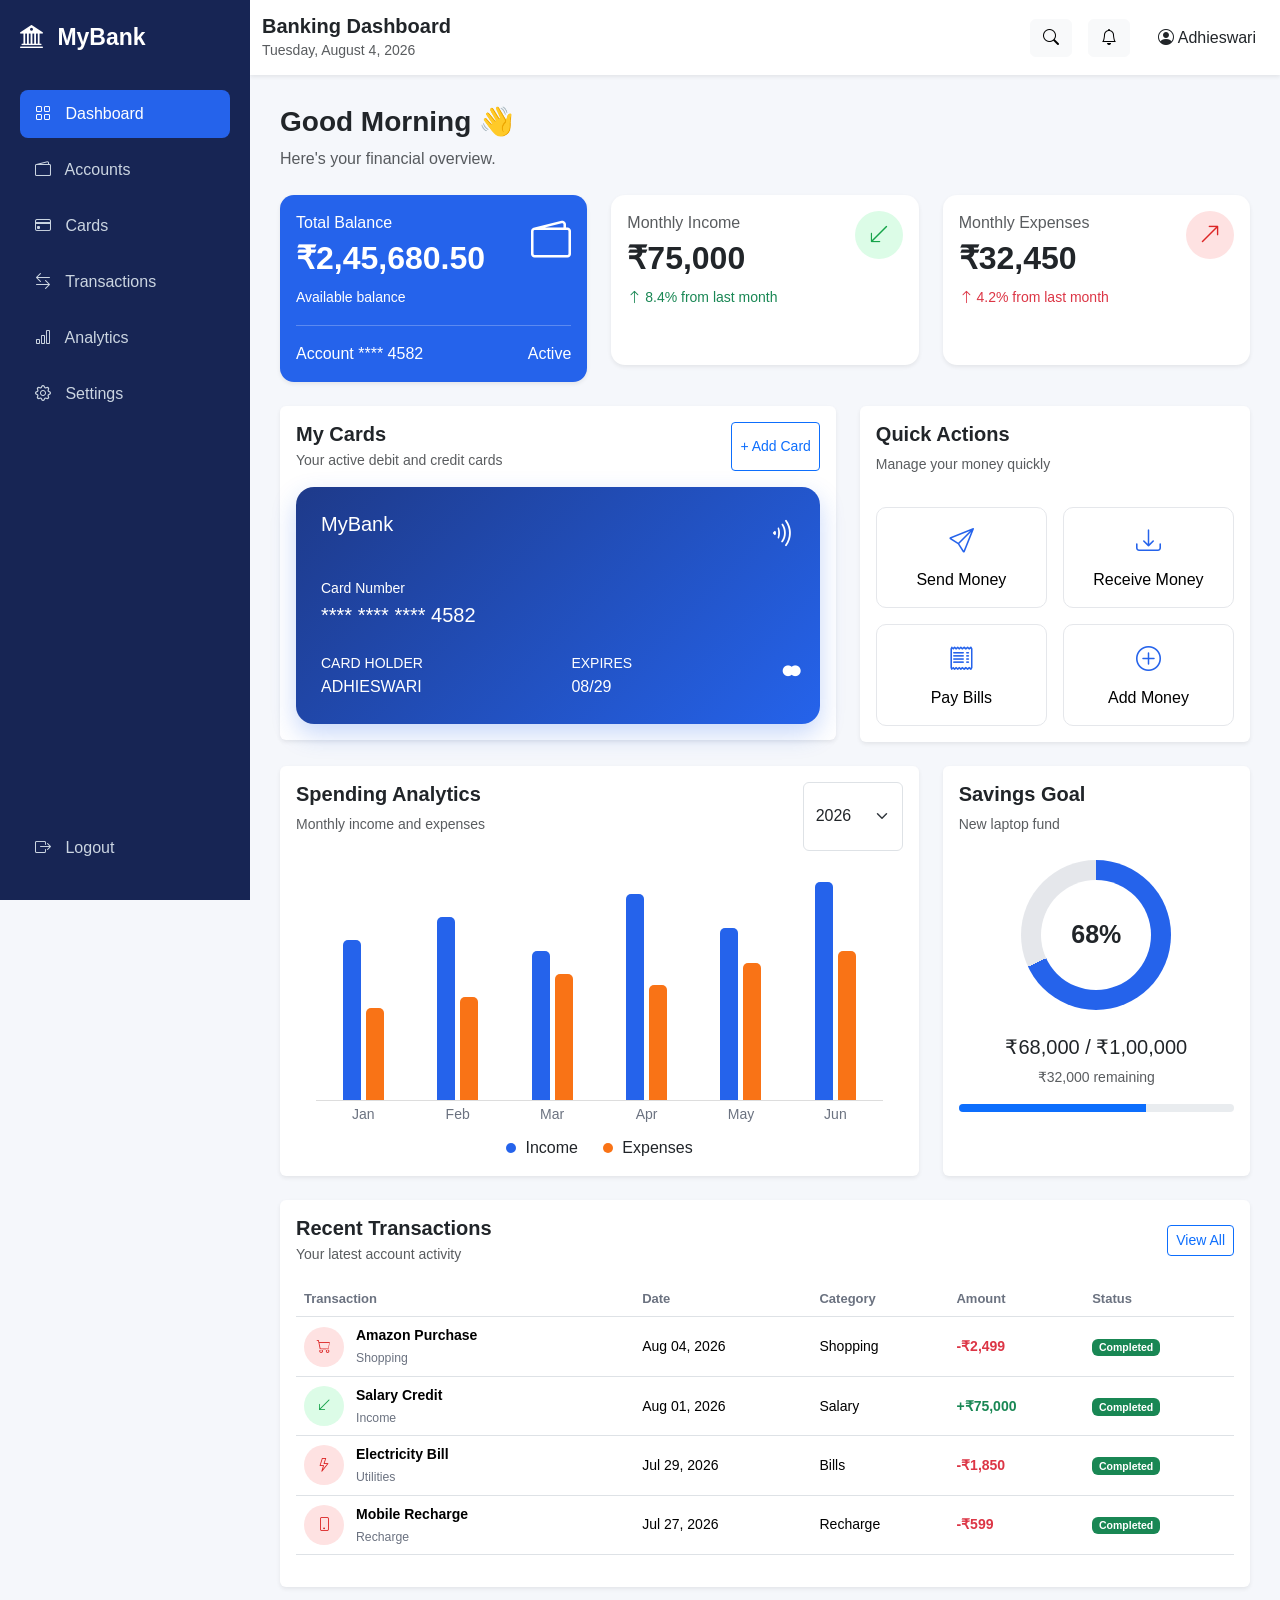
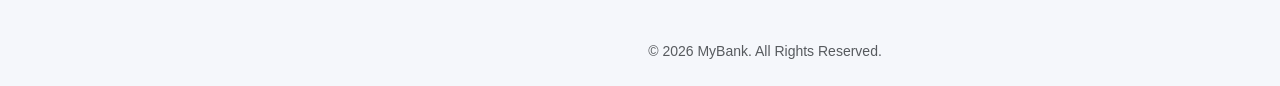
<file: index.html>
<!DOCTYPE html>
<html lang="en">

<head>
    <meta charset="UTF-8">
    <meta name="viewport" content="width=device-width, initial-scale=1.0">

    <title>Banking Dashboard</title>

    <!-- Bootstrap CSS -->
    <link href="https://cdn.jsdelivr.net/npm/bootstrap@5.3.3/dist/css/bootstrap.min.css"
          rel="stylesheet">

    <!-- Bootstrap Icons -->
    <link rel="stylesheet"
          href="https://cdn.jsdelivr.net/npm/bootstrap-icons@1.11.3/font/bootstrap-icons.min.css">

    <!-- Custom CSS -->
    <link rel="stylesheet" href="style14.css">
</head>

<body>

<!-- ================= SIDEBAR ================= -->

<div class="sidebar">

    <div class="logo">
        <i class="bi bi-bank2"></i>
        MyBank
    </div>

    <ul class="nav flex-column">

        <li class="nav-item">
            <a href="#" class="nav-link active">
                <i class="bi bi-grid"></i>
                Dashboard
            </a>
        </li>

        <li class="nav-item">
            <a href="#accounts" class="nav-link">
                <i class="bi bi-wallet2"></i>
                Accounts
            </a>
        </li>

        <li class="nav-item">
            <a href="#cards" class="nav-link">
                <i class="bi bi-credit-card"></i>
                Cards
            </a>
        </li>

        <li class="nav-item">
            <a href="#transactions" class="nav-link">
                <i class="bi bi-arrow-left-right"></i>
                Transactions
            </a>
        </li>

        <li class="nav-item">
            <a href="#analytics" class="nav-link">
                <i class="bi bi-bar-chart"></i>
                Analytics
            </a>
        </li>

        <li class="nav-item">
            <a href="#" class="nav-link">
                <i class="bi bi-gear"></i>
                Settings
            </a>
        </li>

    </ul>

    <div class="sidebar-bottom">

        <a href="#" class="nav-link">
            <i class="bi bi-box-arrow-right"></i>
            Logout
        </a>

    </div>

</div>


<!-- ================= MAIN CONTENT ================= -->

<div class="main-content">

    <!-- TOP NAVBAR -->

    <nav class="navbar bg-white shadow-sm top-navbar">

        <div class="container-fluid">

            <div>
                <h5 class="fw-bold mb-0">
                    Banking Dashboard
                </h5>

                <small class="text-muted">
                    Tuesday, August 4, 2026
                </small>
            </div>

            <div class="d-flex align-items-center gap-3">

                <button class="btn btn-light">
                    <i class="bi bi-search"></i>
                </button>

                <button class="btn btn-light">
                    <i class="bi bi-bell"></i>
                </button>

                <button class="btn profile-btn">
                    <i class="bi bi-person-circle"></i>
                    Adhieswari
                </button>

            </div>

        </div>

    </nav>


    <!-- ================= DASHBOARD ================= -->

    <div class="container-fluid dashboard-content">

        <div class="mb-4">

            <h3 class="fw-bold">
                Good Morning 👋
            </h3>

            <p class="text-muted">
                Here's your financial overview.
            </p>

        </div>


        <!-- ================= BALANCE WIDGETS ================= -->

        <section id="accounts">

            <div class="row g-4 mb-4">

                <!-- Total Balance -->

                <div class="col-xl-4 col-md-6">

                    <div class="card balance-card primary-card shadow-sm">

                        <div class="card-body">

                            <div class="d-flex justify-content-between">

                                <div>

                                    <p class="mb-1">
                                        Total Balance
                                    </p>

                                    <h2 class="fw-bold">
                                        ₹2,45,680.50
                                    </h2>

                                    <small>
                                        Available balance
                                    </small>

                                </div>

                                <i class="bi bi-wallet2 balance-icon"></i>

                            </div>

                            <hr>

                            <div class="d-flex justify-content-between">

                                <span>
                                    Account **** 4582
                                </span>

                                <span>
                                    Active
                                </span>

                            </div>

                        </div>

                    </div>

                </div>


                <!-- Income -->

                <div class="col-xl-4 col-md-6">

                    <div class="card balance-card shadow-sm">

                        <div class="card-body">

                            <div class="d-flex justify-content-between">

                                <div>

                                    <p class="text-muted mb-1">
                                        Monthly Income
                                    </p>

                                    <h2 class="fw-bold">
                                        ₹75,000
                                    </h2>

                                    <small class="text-success">
                                        <i class="bi bi-arrow-up"></i>
                                        8.4% from last month
                                    </small>

                                </div>

                                <div class="balance-symbol income">
                                    <i class="bi bi-arrow-down-left"></i>
                                </div>

                            </div>

                        </div>

                    </div>

                </div>


                <!-- Expenses -->

                <div class="col-xl-4 col-md-6">

                    <div class="card balance-card shadow-sm">

                        <div class="card-body">

                            <div class="d-flex justify-content-between">

                                <div>

                                    <p class="text-muted mb-1">
                                        Monthly Expenses
                                    </p>

                                    <h2 class="fw-bold">
                                        ₹32,450
                                    </h2>

                                    <small class="text-danger">
                                        <i class="bi bi-arrow-up"></i>
                                        4.2% from last month
                                    </small>

                                </div>

                                <div class="balance-symbol expense">
                                    <i class="bi bi-arrow-up-right"></i>
                                </div>

                            </div>

                        </div>

                    </div>

                </div>

            </div>

        </section>


        <!-- ================= BANK CARDS + QUICK ACTIONS ================= -->

        <div class="row g-4 mb-4">

            <!-- Bank Card -->

            <div class="col-lg-7" id="cards">

                <div class="card shadow-sm border-0">

                    <div class="card-body">

                        <div class="d-flex justify-content-between mb-3">

                            <div>

                                <h5 class="fw-bold mb-1">
                                    My Cards
                                </h5>

                                <p class="text-muted small mb-0">
                                    Your active debit and credit cards
                                </p>

                            </div>

                            <button class="btn btn-outline-primary btn-sm">
                                + Add Card
                            </button>

                        </div>


                        <div class="bank-card">

                            <div class="d-flex justify-content-between">

                                <h5>
                                    MyBank
                                </h5>

                                <i class="bi bi-wifi"></i>

                            </div>

                            <p class="small mt-4 mb-1">
                                Card Number
                            </p>

                            <h5>
                                **** **** **** 4582
                            </h5>

                            <div class="d-flex justify-content-between mt-4">

                                <div>

                                    <small>
                                        CARD HOLDER
                                    </small>

                                    <p class="mb-0">
                                        ADHIESWARI
                                    </p>

                                </div>

                                <div>

                                    <small>
                                        EXPIRES
                                    </small>

                                    <p class="mb-0">
                                        08/29
                                    </p>

                                </div>

                                <div class="master-symbol">
                                    ●●
                                </div>

                            </div>

                        </div>

                    </div>

                </div>

            </div>


            <!-- Quick Actions -->

            <div class="col-lg-5">

                <div class="card shadow-sm border-0 h-100">

                    <div class="card-body">

                        <h5 class="fw-bold">
                            Quick Actions
                        </h5>

                        <p class="text-muted small">
                            Manage your money quickly
                        </p>

                        <div class="row g-3 mt-2">

                            <div class="col-6">

                                <button class="quick-action w-100">
                                    <i class="bi bi-send"></i>
                                    <span>Send Money</span>
                                </button>

                            </div>

                            <div class="col-6">

                                <button class="quick-action w-100">
                                    <i class="bi bi-download"></i>
                                    <span>Receive Money</span>
                                </button>

                            </div>

                            <div class="col-6">

                                <button class="quick-action w-100">
                                    <i class="bi bi-receipt"></i>
                                    <span>Pay Bills</span>
                                </button>

                            </div>

                            <div class="col-6">

                                <button class="quick-action w-100">
                                    <i class="bi bi-plus-circle"></i>
                                    <span>Add Money</span>
                                </button>

                            </div>

                        </div>

                    </div>

                </div>

            </div>

        </div>


        <!-- ================= ANALYTICS ================= -->

        <section id="analytics">

            <div class="row g-4 mb-4">

                <!-- Spending Analytics -->

                <div class="col-lg-8">

                    <div class="card shadow-sm border-0">

                        <div class="card-body">

                            <div class="d-flex justify-content-between">

                                <div>

                                    <h5 class="fw-bold">
                                        Spending Analytics
                                    </h5>

                                    <p class="text-muted small">
                                        Monthly income and expenses
                                    </p>

                                </div>

                                <select class="form-select chart-select">

                                    <option>
                                        2026
                                    </option>

                                    <option>
                                        2025
                                    </option>

                                </select>

                            </div>


                            <div class="chart-area">

                                <div class="chart-bars">

                                    <div class="chart-column">
                                        <div class="income-bar"
                                             style="height:70%">
                                        </div>
                                        <div class="expense-bar"
                                             style="height:40%">
                                        </div>
                                        <small>Jan</small>
                                    </div>

                                    <div class="chart-column">
                                        <div class="income-bar"
                                             style="height:80%">
                                        </div>
                                        <div class="expense-bar"
                                             style="height:45%">
                                        </div>
                                        <small>Feb</small>
                                    </div>

                                    <div class="chart-column">
                                        <div class="income-bar"
                                             style="height:65%">
                                        </div>
                                        <div class="expense-bar"
                                             style="height:55%">
                                        </div>
                                        <small>Mar</small>
                                    </div>

                                    <div class="chart-column">
                                        <div class="income-bar"
                                             style="height:90%">
                                        </div>
                                        <div class="expense-bar"
                                             style="height:50%">
                                        </div>
                                        <small>Apr</small>
                                    </div>

                                    <div class="chart-column">
                                        <div class="income-bar"
                                             style="height:75%">
                                        </div>
                                        <div class="expense-bar"
                                             style="height:60%">
                                        </div>
                                        <small>May</small>
                                    </div>

                                    <div class="chart-column">
                                        <div class="income-bar"
                                             style="height:95%">
                                        </div>
                                        <div class="expense-bar"
                                             style="height:65%">
                                        </div>
                                        <small>Jun</small>
                                    </div>

                                </div>

                            </div>

                            <div class="chart-legend">

                                <span>
                                    <i class="legend-income"></i>
                                    Income
                                </span>

                                <span>
                                    <i class="legend-expense"></i>
                                    Expenses
                                </span>

                            </div>

                        </div>

                    </div>

                </div>


                <!-- Savings -->

                <div class="col-lg-4">

                    <div class="card shadow-sm border-0 h-100">

                        <div class="card-body">

                            <h5 class="fw-bold">
                                Savings Goal
                            </h5>

                            <p class="text-muted small">
                                New laptop fund
                            </p>

                            <div class="savings-circle">

                                <div>
                                    68%
                                </div>

                            </div>

                            <div class="text-center mt-3">

                                <h5>
                                    ₹68,000 / ₹1,00,000
                                </h5>

                                <p class="text-muted small">
                                    ₹32,000 remaining
                                </p>

                            </div>

                            <div class="progress">

                                <div class="progress-bar"
                                     style="width:68%">
                                </div>

                            </div>

                        </div>

                    </div>

                </div>

            </div>

        </section>


        <!-- ================= RECENT TRANSACTIONS ================= -->

        <section id="transactions">

            <div class="card shadow-sm border-0">

                <div class="card-body">

                    <div class="d-flex justify-content-between align-items-center mb-3">

                        <div>

                            <h5 class="fw-bold mb-1">
                                Recent Transactions
                            </h5>

                            <p class="text-muted small mb-0">
                                Your latest account activity
                            </p>

                        </div>

                        <button class="btn btn-outline-primary btn-sm">
                            View All
                        </button>

                    </div>


                    <div class="table-responsive">

                        <table class="table table-hover align-middle">

                            <thead>

                                <tr>

                                    <th>Transaction</th>
                                    <th>Date</th>
                                    <th>Category</th>
                                    <th>Amount</th>
                                    <th>Status</th>

                                </tr>

                            </thead>

                            <tbody>


                                <tr>

                                    <td>

                                        <div class="transaction-name">

                                            <div class="transaction-icon">
                                                <i class="bi bi-cart"></i>
                                            </div>

                                            <div>

                                                <strong>
                                                    Amazon Purchase
                                                </strong>

                                                <small>
                                                    Shopping
                                                </small>

                                            </div>

                                        </div>

                                    </td>

                                    <td>
                                        Aug 04, 2026
                                    </td>

                                    <td>
                                        Shopping
                                    </td>

                                    <td class="text-danger fw-bold">
                                        -₹2,499
                                    </td>

                                    <td>
                                        <span class="badge bg-success">
                                            Completed
                                        </span>
                                    </td>

                                </tr>


                                <tr>

                                    <td>

                                        <div class="transaction-name">

                                            <div class="transaction-icon income-icon">
                                                <i class="bi bi-arrow-down-left"></i>
                                            </div>

                                            <div>

                                                <strong>
                                                    Salary Credit
                                                </strong>

                                                <small>
                                                    Income
                                                </small>

                                            </div>

                                        </div>

                                    </td>

                                    <td>
                                        Aug 01, 2026
                                    </td>

                                    <td>
                                        Salary
                                    </td>

                                    <td class="text-success fw-bold">
                                        +₹75,000
                                    </td>

                                    <td>
                                        <span class="badge bg-success">
                                            Completed
                                        </span>
                                    </td>

                                </tr>


                                <tr>

                                    <td>

                                        <div class="transaction-name">

                                            <div class="transaction-icon">
                                                <i class="bi bi-lightning"></i>
                                            </div>

                                            <div>

                                                <strong>
                                                    Electricity Bill
                                                </strong>

                                                <small>
                                                    Utilities
                                                </small>

                                            </div>

                                        </div>

                                    </td>

                                    <td>
                                        Jul 29, 2026
                                    </td>

                                    <td>
                                        Bills
                                    </td>

                                    <td class="text-danger fw-bold">
                                        -₹1,850
                                    </td>

                                    <td>
                                        <span class="badge bg-success">
                                            Completed
                                        </span>
                                    </td>

                                </tr>


                                <tr>

                                    <td>

                                        <div class="transaction-name">

                                            <div class="transaction-icon">
                                                <i class="bi bi-phone"></i>
                                            </div>

                                            <div>

                                                <strong>
                                                    Mobile Recharge
                                                </strong>

                                                <small>
                                                    Recharge
                                                </small>

                                            </div>

                                        </div>

                                    </td>

                                    <td>
                                        Jul 27, 2026
                                    </td>

                                    <td>
                                        Recharge
                                    </td>

                                    <td class="text-danger fw-bold">
                                        -₹599
                                    </td>

                                    <td>
                                        <span class="badge bg-success">
                                            Completed
                                        </span>
                                    </td>

                                </tr>

                            </tbody>

                        </table>

                    </div>

                </div>

            </div>

        </section>

    </div>


    <!-- FOOTER -->

    <footer class="text-center text-muted py-4">

        © 2026 MyBank. All Rights Reserved.

    </footer>

</div>


<!-- Bootstrap JS -->

<script src="https://cdn.jsdelivr.net/npm/bootstrap@5.3.3/dist/js/bootstrap.bundle.min.js">
</script>

</body>
</html>
</file>
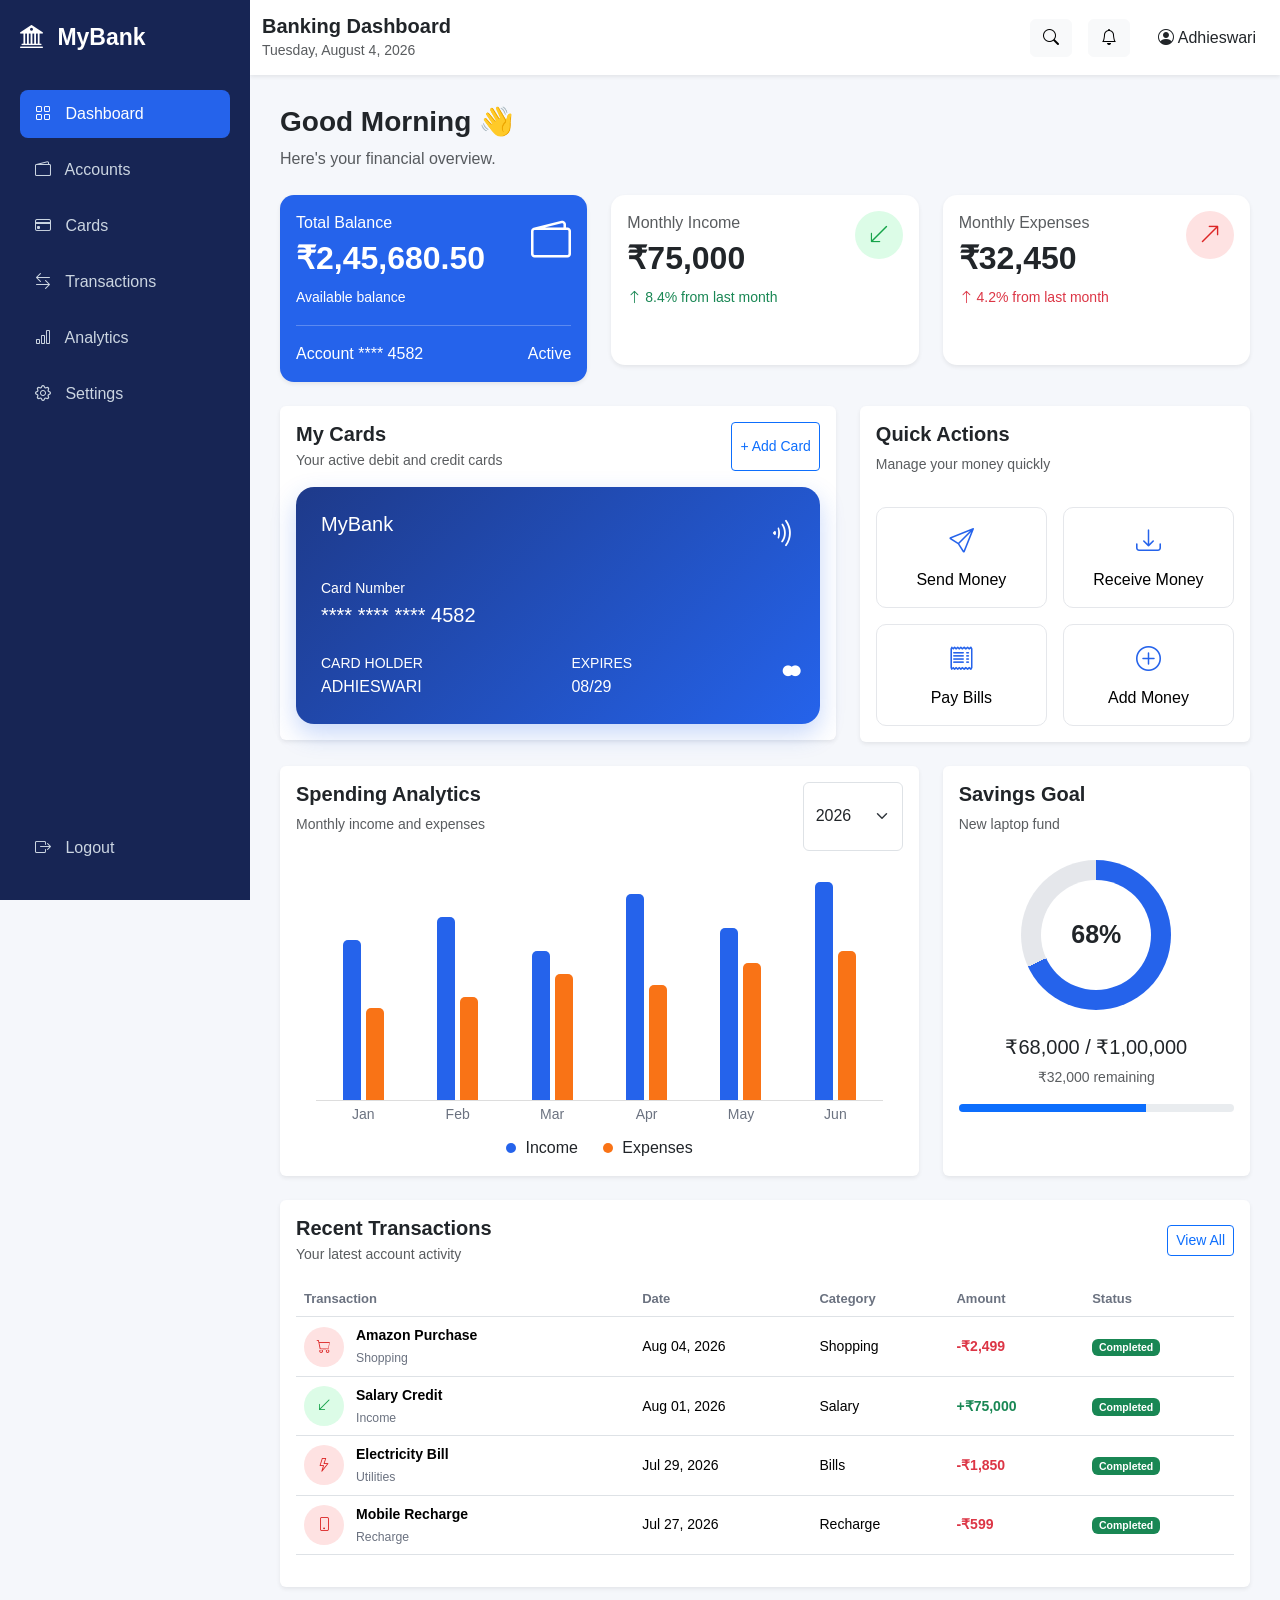
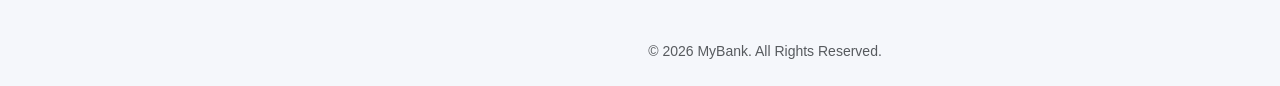
<file: index13.html>
<!DOCTYPE html>
<html lang="en">

<head>
    <meta charset="UTF-8">
    <meta name="viewport" content="width=device-width, initial-scale=1.0">

    <title>Banking Dashboard</title>

    <!-- Bootstrap CSS -->
    <link href="https://cdn.jsdelivr.net/npm/bootstrap@5.3.3/dist/css/bootstrap.min.css"
          rel="stylesheet">

    <!-- Bootstrap Icons -->
    <link rel="stylesheet"
          href="https://cdn.jsdelivr.net/npm/bootstrap-icons@1.11.3/font/bootstrap-icons.min.css">

    <!-- Custom CSS -->
    <link rel="stylesheet" href="style14.css">
</head>

<body>

<!-- ================= SIDEBAR ================= -->

<div class="sidebar">

    <div class="logo">
        <i class="bi bi-bank2"></i>
        MyBank
    </div>

    <ul class="nav flex-column">

        <li class="nav-item">
            <a href="#" class="nav-link active">
                <i class="bi bi-grid"></i>
                Dashboard
            </a>
        </li>

        <li class="nav-item">
            <a href="#accounts" class="nav-link">
                <i class="bi bi-wallet2"></i>
                Accounts
            </a>
        </li>

        <li class="nav-item">
            <a href="#cards" class="nav-link">
                <i class="bi bi-credit-card"></i>
                Cards
            </a>
        </li>

        <li class="nav-item">
            <a href="#transactions" class="nav-link">
                <i class="bi bi-arrow-left-right"></i>
                Transactions
            </a>
        </li>

        <li class="nav-item">
            <a href="#analytics" class="nav-link">
                <i class="bi bi-bar-chart"></i>
                Analytics
            </a>
        </li>

        <li class="nav-item">
            <a href="#" class="nav-link">
                <i class="bi bi-gear"></i>
                Settings
            </a>
        </li>

    </ul>

    <div class="sidebar-bottom">

        <a href="#" class="nav-link">
            <i class="bi bi-box-arrow-right"></i>
            Logout
        </a>

    </div>

</div>


<!-- ================= MAIN CONTENT ================= -->

<div class="main-content">

    <!-- TOP NAVBAR -->

    <nav class="navbar bg-white shadow-sm top-navbar">

        <div class="container-fluid">

            <div>
                <h5 class="fw-bold mb-0">
                    Banking Dashboard
                </h5>

                <small class="text-muted">
                    Tuesday, August 4, 2026
                </small>
            </div>

            <div class="d-flex align-items-center gap-3">

                <button class="btn btn-light">
                    <i class="bi bi-search"></i>
                </button>

                <button class="btn btn-light">
                    <i class="bi bi-bell"></i>
                </button>

                <button class="btn profile-btn">
                    <i class="bi bi-person-circle"></i>
                    Adhieswari
                </button>

            </div>

        </div>

    </nav>


    <!-- ================= DASHBOARD ================= -->

    <div class="container-fluid dashboard-content">

        <div class="mb-4">

            <h3 class="fw-bold">
                Good Morning 👋
            </h3>

            <p class="text-muted">
                Here's your financial overview.
            </p>

        </div>


        <!-- ================= BALANCE WIDGETS ================= -->

        <section id="accounts">

            <div class="row g-4 mb-4">

                <!-- Total Balance -->

                <div class="col-xl-4 col-md-6">

                    <div class="card balance-card primary-card shadow-sm">

                        <div class="card-body">

                            <div class="d-flex justify-content-between">

                                <div>

                                    <p class="mb-1">
                                        Total Balance
                                    </p>

                                    <h2 class="fw-bold">
                                        ₹2,45,680.50
                                    </h2>

                                    <small>
                                        Available balance
                                    </small>

                                </div>

                                <i class="bi bi-wallet2 balance-icon"></i>

                            </div>

                            <hr>

                            <div class="d-flex justify-content-between">

                                <span>
                                    Account **** 4582
                                </span>

                                <span>
                                    Active
                                </span>

                            </div>

                        </div>

                    </div>

                </div>


                <!-- Income -->

                <div class="col-xl-4 col-md-6">

                    <div class="card balance-card shadow-sm">

                        <div class="card-body">

                            <div class="d-flex justify-content-between">

                                <div>

                                    <p class="text-muted mb-1">
                                        Monthly Income
                                    </p>

                                    <h2 class="fw-bold">
                                        ₹75,000
                                    </h2>

                                    <small class="text-success">
                                        <i class="bi bi-arrow-up"></i>
                                        8.4% from last month
                                    </small>

                                </div>

                                <div class="balance-symbol income">
                                    <i class="bi bi-arrow-down-left"></i>
                                </div>

                            </div>

                        </div>

                    </div>

                </div>


                <!-- Expenses -->

                <div class="col-xl-4 col-md-6">

                    <div class="card balance-card shadow-sm">

                        <div class="card-body">

                            <div class="d-flex justify-content-between">

                                <div>

                                    <p class="text-muted mb-1">
                                        Monthly Expenses
                                    </p>

                                    <h2 class="fw-bold">
                                        ₹32,450
                                    </h2>

                                    <small class="text-danger">
                                        <i class="bi bi-arrow-up"></i>
                                        4.2% from last month
                                    </small>

                                </div>

                                <div class="balance-symbol expense">
                                    <i class="bi bi-arrow-up-right"></i>
                                </div>

                            </div>

                        </div>

                    </div>

                </div>

            </div>

        </section>


        <!-- ================= BANK CARDS + QUICK ACTIONS ================= -->

        <div class="row g-4 mb-4">

            <!-- Bank Card -->

            <div class="col-lg-7" id="cards">

                <div class="card shadow-sm border-0">

                    <div class="card-body">

                        <div class="d-flex justify-content-between mb-3">

                            <div>

                                <h5 class="fw-bold mb-1">
                                    My Cards
                                </h5>

                                <p class="text-muted small mb-0">
                                    Your active debit and credit cards
                                </p>

                            </div>

                            <button class="btn btn-outline-primary btn-sm">
                                + Add Card
                            </button>

                        </div>


                        <div class="bank-card">

                            <div class="d-flex justify-content-between">

                                <h5>
                                    MyBank
                                </h5>

                                <i class="bi bi-wifi"></i>

                            </div>

                            <p class="small mt-4 mb-1">
                                Card Number
                            </p>

                            <h5>
                                **** **** **** 4582
                            </h5>

                            <div class="d-flex justify-content-between mt-4">

                                <div>

                                    <small>
                                        CARD HOLDER
                                    </small>

                                    <p class="mb-0">
                                        ADHIESWARI
                                    </p>

                                </div>

                                <div>

                                    <small>
                                        EXPIRES
                                    </small>

                                    <p class="mb-0">
                                        08/29
                                    </p>

                                </div>

                                <div class="master-symbol">
                                    ●●
                                </div>

                            </div>

                        </div>

                    </div>

                </div>

            </div>


            <!-- Quick Actions -->

            <div class="col-lg-5">

                <div class="card shadow-sm border-0 h-100">

                    <div class="card-body">

                        <h5 class="fw-bold">
                            Quick Actions
                        </h5>

                        <p class="text-muted small">
                            Manage your money quickly
                        </p>

                        <div class="row g-3 mt-2">

                            <div class="col-6">

                                <button class="quick-action w-100">
                                    <i class="bi bi-send"></i>
                                    <span>Send Money</span>
                                </button>

                            </div>

                            <div class="col-6">

                                <button class="quick-action w-100">
                                    <i class="bi bi-download"></i>
                                    <span>Receive Money</span>
                                </button>

                            </div>

                            <div class="col-6">

                                <button class="quick-action w-100">
                                    <i class="bi bi-receipt"></i>
                                    <span>Pay Bills</span>
                                </button>

                            </div>

                            <div class="col-6">

                                <button class="quick-action w-100">
                                    <i class="bi bi-plus-circle"></i>
                                    <span>Add Money</span>
                                </button>

                            </div>

                        </div>

                    </div>

                </div>

            </div>

        </div>


        <!-- ================= ANALYTICS ================= -->

        <section id="analytics">

            <div class="row g-4 mb-4">

                <!-- Spending Analytics -->

                <div class="col-lg-8">

                    <div class="card shadow-sm border-0">

                        <div class="card-body">

                            <div class="d-flex justify-content-between">

                                <div>

                                    <h5 class="fw-bold">
                                        Spending Analytics
                                    </h5>

                                    <p class="text-muted small">
                                        Monthly income and expenses
                                    </p>

                                </div>

                                <select class="form-select chart-select">

                                    <option>
                                        2026
                                    </option>

                                    <option>
                                        2025
                                    </option>

                                </select>

                            </div>


                            <div class="chart-area">

                                <div class="chart-bars">

                                    <div class="chart-column">
                                        <div class="income-bar"
                                             style="height:70%">
                                        </div>
                                        <div class="expense-bar"
                                             style="height:40%">
                                        </div>
                                        <small>Jan</small>
                                    </div>

                                    <div class="chart-column">
                                        <div class="income-bar"
                                             style="height:80%">
                                        </div>
                                        <div class="expense-bar"
                                             style="height:45%">
                                        </div>
                                        <small>Feb</small>
                                    </div>

                                    <div class="chart-column">
                                        <div class="income-bar"
                                             style="height:65%">
                                        </div>
                                        <div class="expense-bar"
                                             style="height:55%">
                                        </div>
                                        <small>Mar</small>
                                    </div>

                                    <div class="chart-column">
                                        <div class="income-bar"
                                             style="height:90%">
                                        </div>
                                        <div class="expense-bar"
                                             style="height:50%">
                                        </div>
                                        <small>Apr</small>
                                    </div>

                                    <div class="chart-column">
                                        <div class="income-bar"
                                             style="height:75%">
                                        </div>
                                        <div class="expense-bar"
                                             style="height:60%">
                                        </div>
                                        <small>May</small>
                                    </div>

                                    <div class="chart-column">
                                        <div class="income-bar"
                                             style="height:95%">
                                        </div>
                                        <div class="expense-bar"
                                             style="height:65%">
                                        </div>
                                        <small>Jun</small>
                                    </div>

                                </div>

                            </div>

                            <div class="chart-legend">

                                <span>
                                    <i class="legend-income"></i>
                                    Income
                                </span>

                                <span>
                                    <i class="legend-expense"></i>
                                    Expenses
                                </span>

                            </div>

                        </div>

                    </div>

                </div>


                <!-- Savings -->

                <div class="col-lg-4">

                    <div class="card shadow-sm border-0 h-100">

                        <div class="card-body">

                            <h5 class="fw-bold">
                                Savings Goal
                            </h5>

                            <p class="text-muted small">
                                New laptop fund
                            </p>

                            <div class="savings-circle">

                                <div>
                                    68%
                                </div>

                            </div>

                            <div class="text-center mt-3">

                                <h5>
                                    ₹68,000 / ₹1,00,000
                                </h5>

                                <p class="text-muted small">
                                    ₹32,000 remaining
                                </p>

                            </div>

                            <div class="progress">

                                <div class="progress-bar"
                                     style="width:68%">
                                </div>

                            </div>

                        </div>

                    </div>

                </div>

            </div>

        </section>


        <!-- ================= RECENT TRANSACTIONS ================= -->

        <section id="transactions">

            <div class="card shadow-sm border-0">

                <div class="card-body">

                    <div class="d-flex justify-content-between align-items-center mb-3">

                        <div>

                            <h5 class="fw-bold mb-1">
                                Recent Transactions
                            </h5>

                            <p class="text-muted small mb-0">
                                Your latest account activity
                            </p>

                        </div>

                        <button class="btn btn-outline-primary btn-sm">
                            View All
                        </button>

                    </div>


                    <div class="table-responsive">

                        <table class="table table-hover align-middle">

                            <thead>

                                <tr>

                                    <th>Transaction</th>
                                    <th>Date</th>
                                    <th>Category</th>
                                    <th>Amount</th>
                                    <th>Status</th>

                                </tr>

                            </thead>

                            <tbody>


                                <tr>

                                    <td>

                                        <div class="transaction-name">

                                            <div class="transaction-icon">
                                                <i class="bi bi-cart"></i>
                                            </div>

                                            <div>

                                                <strong>
                                                    Amazon Purchase
                                                </strong>

                                                <small>
                                                    Shopping
                                                </small>

                                            </div>

                                        </div>

                                    </td>

                                    <td>
                                        Aug 04, 2026
                                    </td>

                                    <td>
                                        Shopping
                                    </td>

                                    <td class="text-danger fw-bold">
                                        -₹2,499
                                    </td>

                                    <td>
                                        <span class="badge bg-success">
                                            Completed
                                        </span>
                                    </td>

                                </tr>


                                <tr>

                                    <td>

                                        <div class="transaction-name">

                                            <div class="transaction-icon income-icon">
                                                <i class="bi bi-arrow-down-left"></i>
                                            </div>

                                            <div>

                                                <strong>
                                                    Salary Credit
                                                </strong>

                                                <small>
                                                    Income
                                                </small>

                                            </div>

                                        </div>

                                    </td>

                                    <td>
                                        Aug 01, 2026
                                    </td>

                                    <td>
                                        Salary
                                    </td>

                                    <td class="text-success fw-bold">
                                        +₹75,000
                                    </td>

                                    <td>
                                        <span class="badge bg-success">
                                            Completed
                                        </span>
                                    </td>

                                </tr>


                                <tr>

                                    <td>

                                        <div class="transaction-name">

                                            <div class="transaction-icon">
                                                <i class="bi bi-lightning"></i>
                                            </div>

                                            <div>

                                                <strong>
                                                    Electricity Bill
                                                </strong>

                                                <small>
                                                    Utilities
                                                </small>

                                            </div>

                                        </div>

                                    </td>

                                    <td>
                                        Jul 29, 2026
                                    </td>

                                    <td>
                                        Bills
                                    </td>

                                    <td class="text-danger fw-bold">
                                        -₹1,850
                                    </td>

                                    <td>
                                        <span class="badge bg-success">
                                            Completed
                                        </span>
                                    </td>

                                </tr>


                                <tr>

                                    <td>

                                        <div class="transaction-name">

                                            <div class="transaction-icon">
                                                <i class="bi bi-phone"></i>
                                            </div>

                                            <div>

                                                <strong>
                                                    Mobile Recharge
                                                </strong>

                                                <small>
                                                    Recharge
                                                </small>

                                            </div>

                                        </div>

                                    </td>

                                    <td>
                                        Jul 27, 2026
                                    </td>

                                    <td>
                                        Recharge
                                    </td>

                                    <td class="text-danger fw-bold">
                                        -₹599
                                    </td>

                                    <td>
                                        <span class="badge bg-success">
                                            Completed
                                        </span>
                                    </td>

                                </tr>

                            </tbody>

                        </table>

                    </div>

                </div>

            </div>

        </section>

    </div>


    <!-- FOOTER -->

    <footer class="text-center text-muted py-4">

        © 2026 MyBank. All Rights Reserved.

    </footer>

</div>


<!-- Bootstrap JS -->

<script src="https://cdn.jsdelivr.net/npm/bootstrap@5.3.3/dist/js/bootstrap.bundle.min.js">
</script>

</body>
</html>
</file>
<file: style14.css>
/* ================= GENERAL ================= */

body {
    background: #f5f7fb;
    font-family: Arial, sans-serif;
}


/* ================= SIDEBAR ================= */

.sidebar {
    width: 250px;
    height: 100vh;

    position: fixed;
    left: 0;
    top: 0;

    background: #172554;
    color: white;

    padding: 20px;

    z-index: 1000;
}

.logo {
    font-size: 23px;
    font-weight: bold;

    margin-bottom: 35px;
}

.logo i {
    margin-right: 8px;
}

.sidebar .nav-link {
    color: #cbd5e1;

    padding: 12px 15px;

    margin-bottom: 8px;

    border-radius: 8px;

    transition: 0.3s;
}

.sidebar .nav-link i {
    margin-right: 10px;
}

.sidebar .nav-link:hover,
.sidebar .nav-link.active {
    background: #2563eb;
    color: white;
}

.sidebar-bottom {
    position: absolute;

    bottom: 20px;
    left: 20px;
    right: 20px;
}


/* ================= MAIN ================= */

.main-content {
    margin-left: 250px;
    min-height: 100vh;
}


/* ================= TOP NAVBAR ================= */

.top-navbar {
    height: 75px;

    position: sticky;
    top: 0;

    z-index: 999;
}

.profile-btn {
    border: none;
}


/* ================= DASHBOARD ================= */

.dashboard-content {
    padding: 30px;
}


/* ================= BALANCE CARDS ================= */

.balance-card {
    border: none;
    border-radius: 14px;

    min-height: 170px;
}

.primary-card {
    background: #2563eb;
    color: white;
}

.balance-icon {
    font-size: 40px;
}

.balance-symbol {
    width: 48px;
    height: 48px;

    border-radius: 50%;

    display: flex;
    align-items: center;
    justify-content: center;

    font-size: 22px;
}

.income {
    background: #dcfce7;
    color: #16a34a;
}

.expense {
    background: #fee2e2;
    color: #dc2626;
}


/* ================= BANK CARD ================= */

.bank-card {
    min-height: 230px;

    border-radius: 18px;

    padding: 25px;

    background: linear-gradient(
        135deg,
        #1e3a8a,
        #2563eb
    );

    color: white;

    box-shadow: 0 10px 25px rgba(37, 99, 235, 0.25);
}

.bank-card .bi-wifi {
    font-size: 28px;
    transform: rotate(90deg);
}

.master-symbol {
    font-size: 25px;
    letter-spacing: -8px;
}


/* ================= QUICK ACTIONS ================= */

.quick-action {
    border: 1px solid #e5e7eb;

    background: white;

    border-radius: 10px;

    padding: 15px;

    display: flex;
    flex-direction: column;

    align-items: center;

    gap: 8px;

    transition: 0.3s;
}

.quick-action i {
    font-size: 25px;
    color: #2563eb;
}

.quick-action:hover {
    background: #eff6ff;

    border-color: #2563eb;
}


/* ================= ANALYTICS CHART ================= */

.chart-select {
    width: 100px;
}

.chart-area {
    height: 270px;

    display: flex;
    align-items: end;

    padding: 20px;
}

.chart-bars {
    width: 100%;
    height: 230px;

    display: flex;
    align-items: end;
    justify-content: space-around;

    border-bottom: 1px solid #ddd;
}

.chart-column {
    height: 100%;

    display: flex;
    align-items: end;

    gap: 5px;

    position: relative;
}

.income-bar,
.expense-bar {
    width: 18px;

    border-radius: 5px 5px 0 0;
}

.income-bar {
    background: #2563eb;
}

.expense-bar {
    background: #f97316;
}

.chart-column small {
    position: absolute;

    bottom: -25px;

    left: 50%;

    transform: translateX(-50%);

    color: #6b7280;
}

.chart-legend {
    display: flex;

    gap: 25px;

    justify-content: center;

    margin-top: 15px;
}

.chart-legend i {
    display: inline-block;

    width: 10px;
    height: 10px;

    border-radius: 50%;

    margin-right: 5px;
}

.legend-income {
    background: #2563eb;
}

.legend-expense {
    background: #f97316;
}


/* ================= SAVINGS ================= */

.savings-circle {
    width: 150px;
    height: 150px;

    border-radius: 50%;

    background:
        conic-gradient(
            #2563eb 0deg 245deg,
            #e5e7eb 245deg 360deg
        );

    margin: 25px auto;

    display: flex;
    align-items: center;
    justify-content: center;
}

.savings-circle div {
    width: 110px;
    height: 110px;

    border-radius: 50%;

    background: white;

    display: flex;
    align-items: center;
    justify-content: center;

    font-size: 25px;
    font-weight: bold;
}

.progress {
    height: 8px;
}


/* ================= TRANSACTIONS ================= */

.transaction-name {
    display: flex;

    align-items: center;

    gap: 12px;
}

.transaction-icon {
    width: 40px;
    height: 40px;

    border-radius: 50%;

    background: #fee2e2;

    color: #dc2626;

    display: flex;
    align-items: center;
    justify-content: center;
}

.income-icon {
    background: #dcfce7;
    color: #16a34a;
}

.transaction-name small {
    display: block;

    color: #6b7280;

    margin-top: 3px;
}


/* ================= TABLE ================= */

.table th {
    color: #6b7280;

    font-size: 13px;

    font-weight: 600;
}

.table td {
    font-size: 14px;
}


/* ================= FOOTER ================= */

footer {
    font-size: 14px;
}


/* ================= RESPONSIVE ================= */

@media (max-width: 991px) {

    .sidebar {
        width: 200px;
    }

    .main-content {
        margin-left: 200px;
    }

}


@media (max-width: 767px) {

    .sidebar {
        display: none;
    }

    .main-content {
        margin-left: 0;
    }

    .dashboard-content {
        padding: 20px 15px;
    }

    .top-navbar {
        height: auto;
        padding: 15px;
    }

    .bank-card {
        min-height: 210px;
    }

}@charset "utf-8";
/* CSS Document */
</file>
